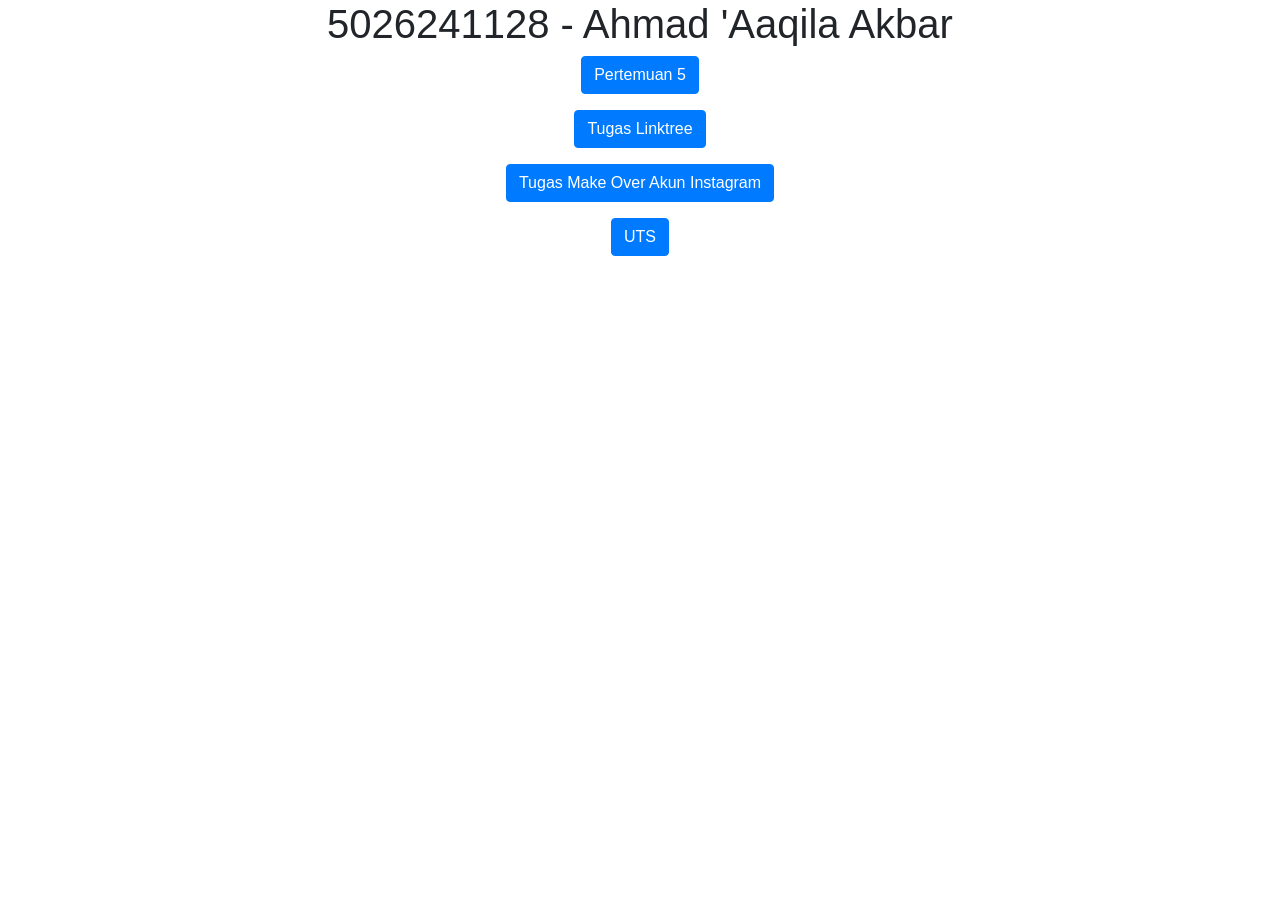
<file: index.html>
<!DOCTYPE html>
<html lang="en">

<head>
    <title>5026241128</title>
    <meta charset="utf-8">
    <meta name="viewport" content="width=device-width, initial-scale=1">
    <link rel="stylesheet" href="https://cdn.jsdelivr.net/npm/bootstrap@4.6.2/dist/css/bootstrap.min.css">
    <script src="https://cdn.jsdelivr.net/npm/jquery@3.7.1/dist/jquery.slim.min.js"></script>
    <script src="https://cdn.jsdelivr.net/npm/popper.js@1.16.1/dist/umd/popper.min.js"></script>
    <script src="https://cdn.jsdelivr.net/npm/bootstrap@4.6.2/dist/js/bootstrap.bundle.min.js"></script>
</head>

<body>
    <div class="container">
        <center>
            <h1>5026241128 - Ahmad 'Aaqila Akbar</h1>
            <p>
                <a href="pertemuan5.html" target="_blank" class="btn btn-primary">
                    Pertemuan 5
                </a>
            </p>
            <p>
                <a href="tugaslinktree.html" target="_blank" class="btn btn-primary">
                    Tugas Linktree
                </a>
            </p>
            <p>
                <a href="tugasakuninstagram.html" target="_blank" class="btn btn-primary">
                    Tugas Make Over Akun Instagram
                </a>
            </p>
            <p>
                <a href="5026241128_aqil.html" target="_blank" class="btn btn-primary">
                    UTS
                </a>
            </p>
        </center>
    </div>
</body>

</html>
</file>
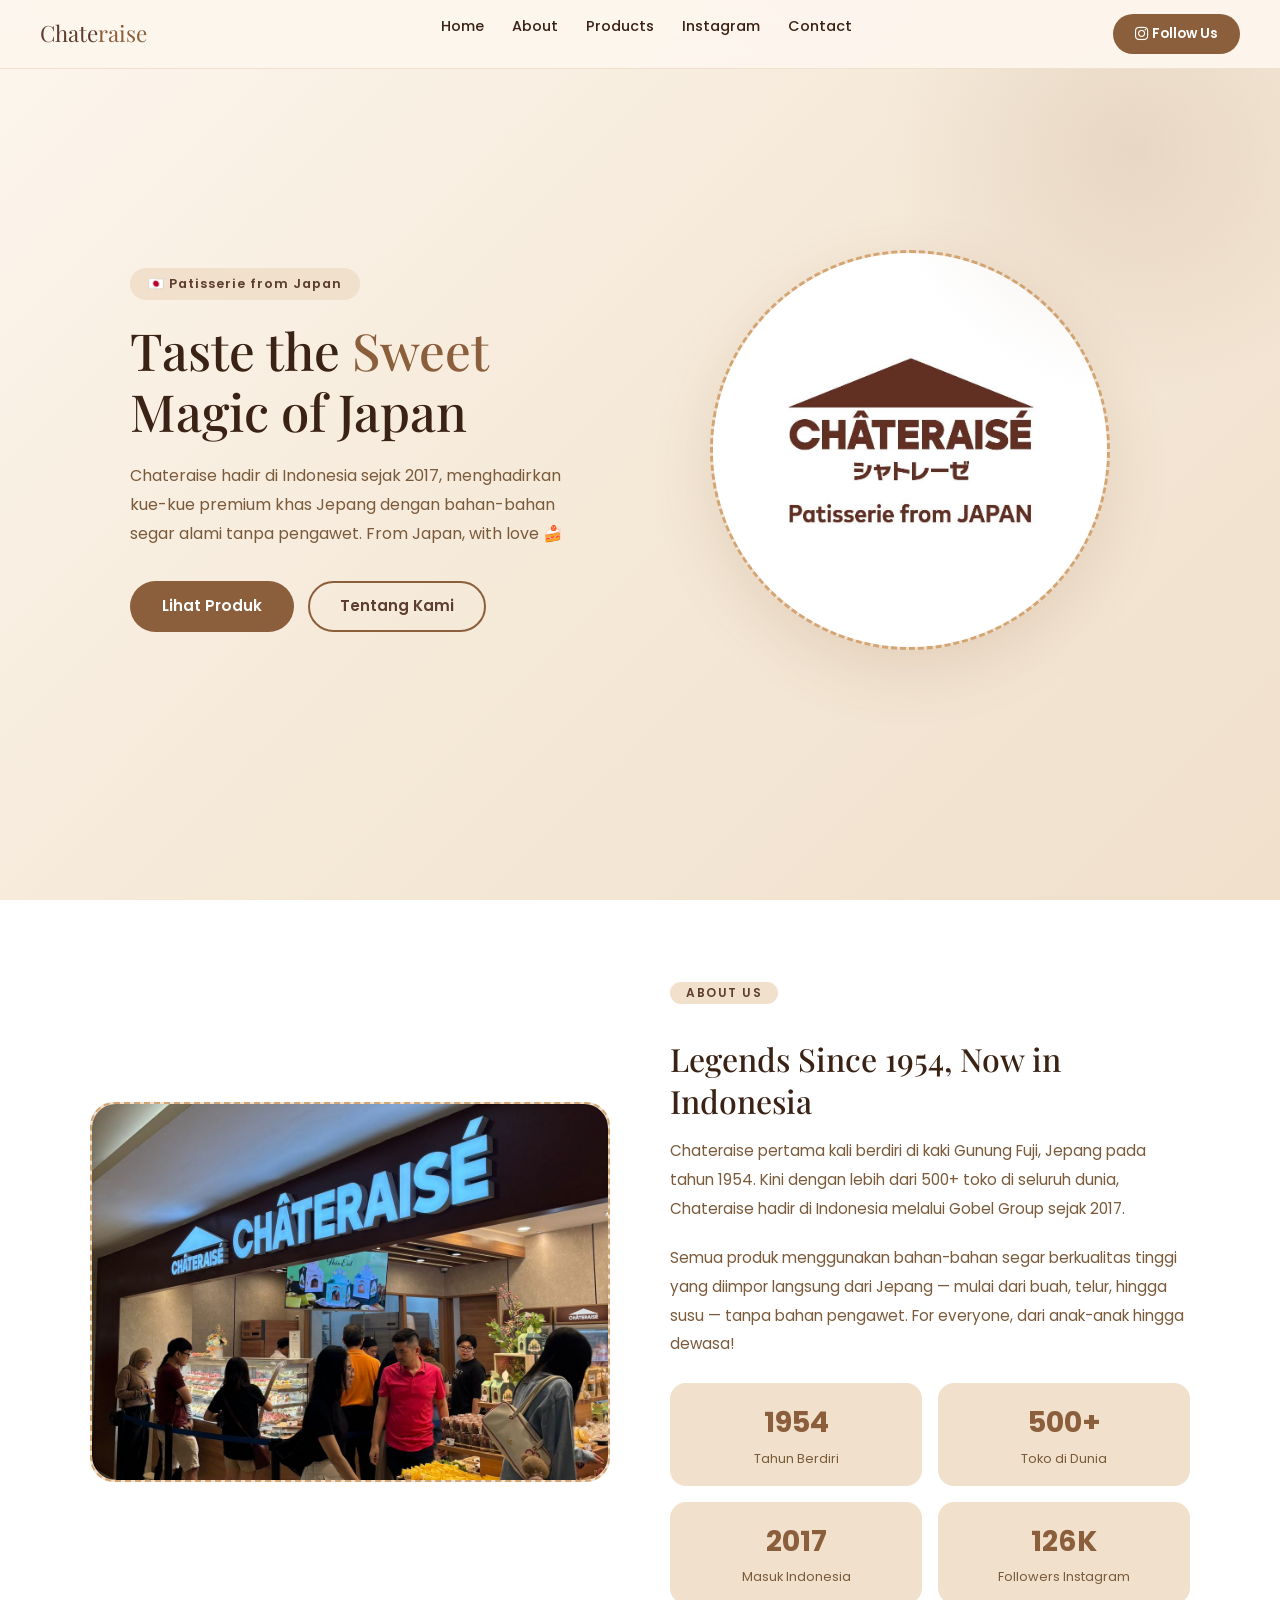
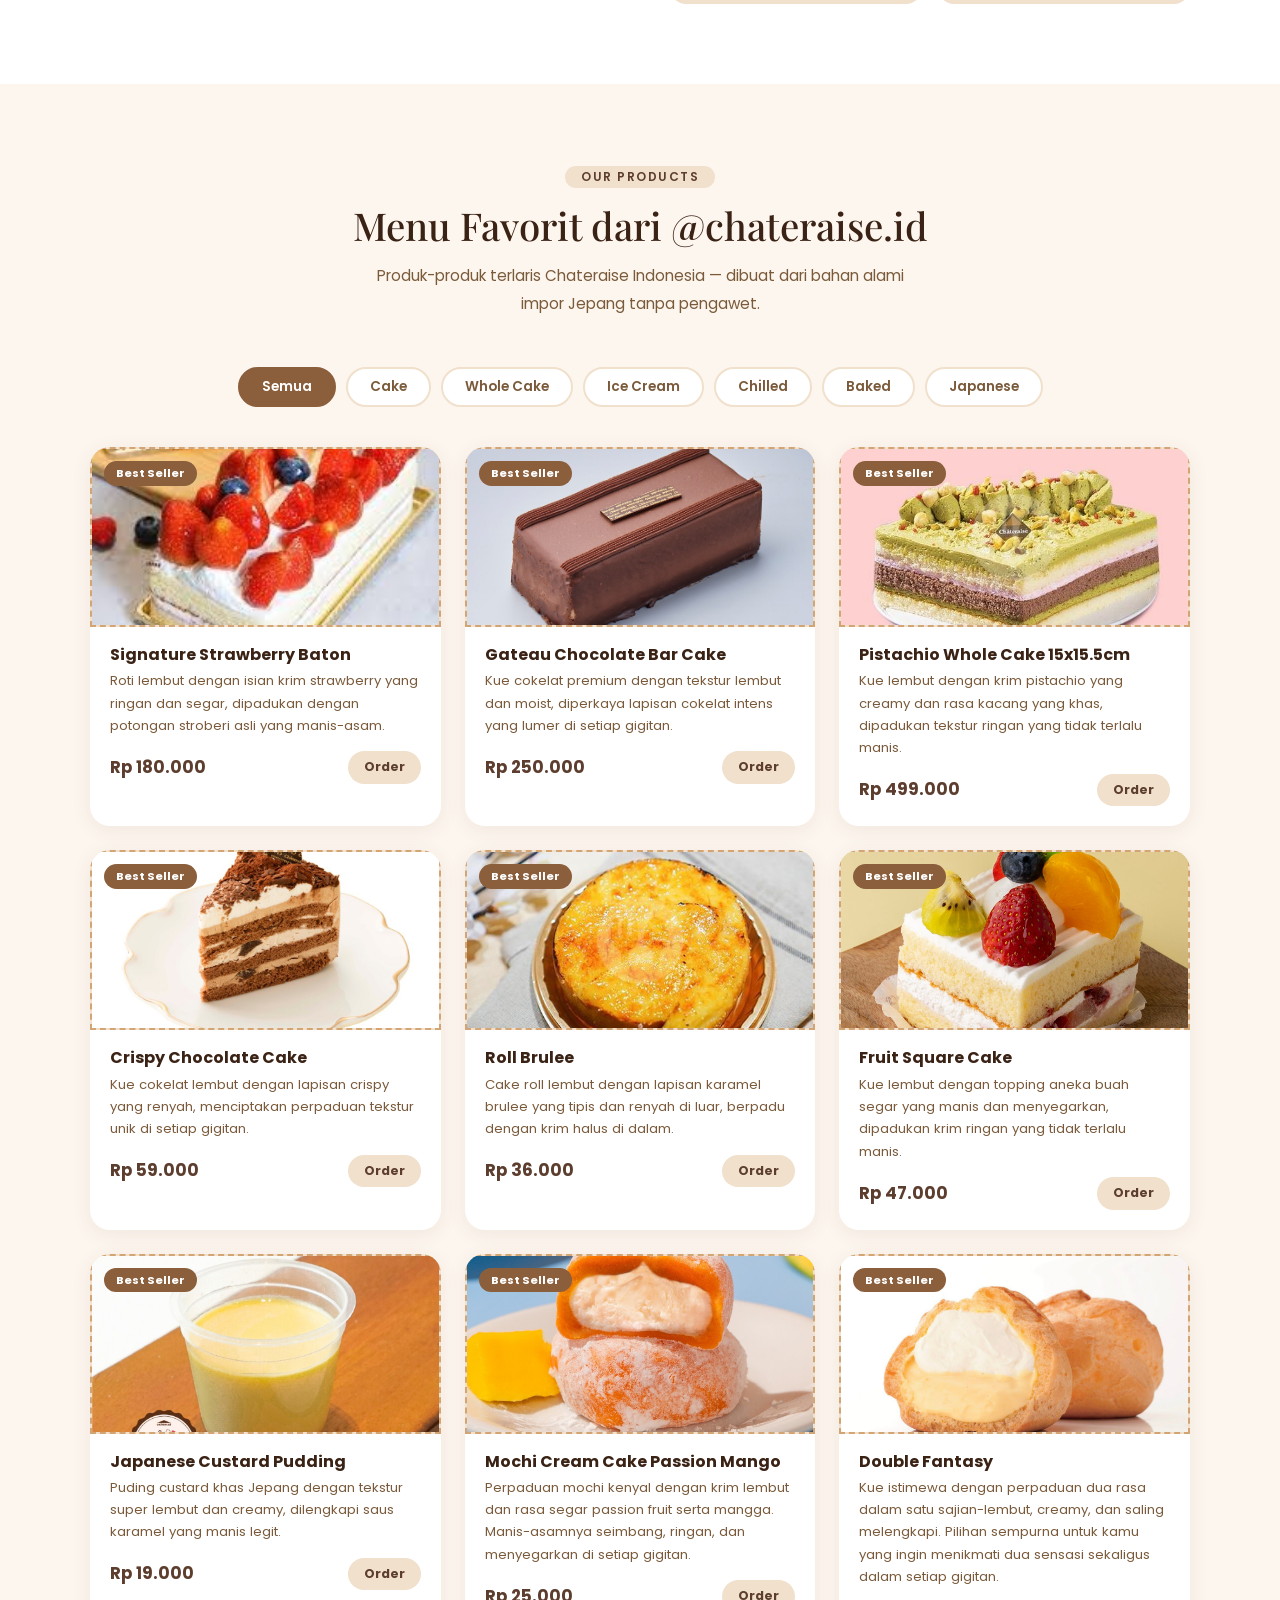
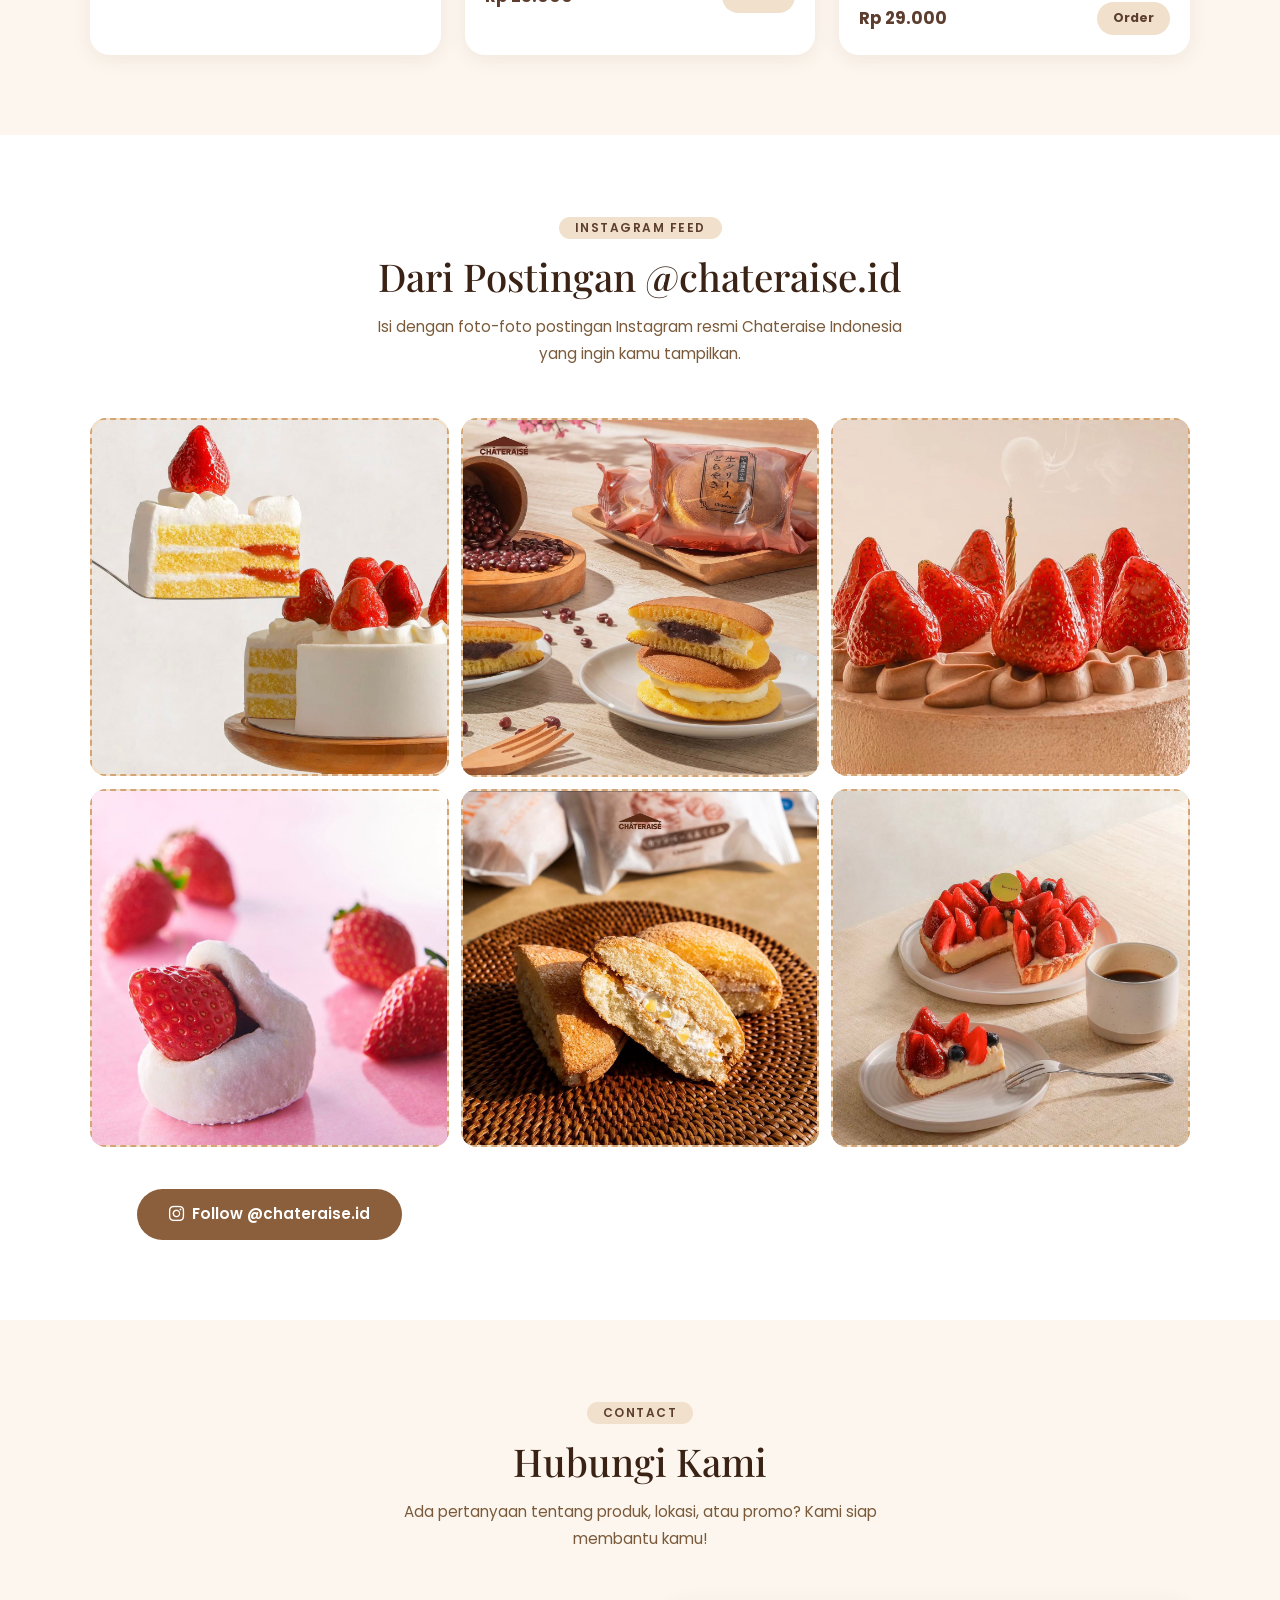
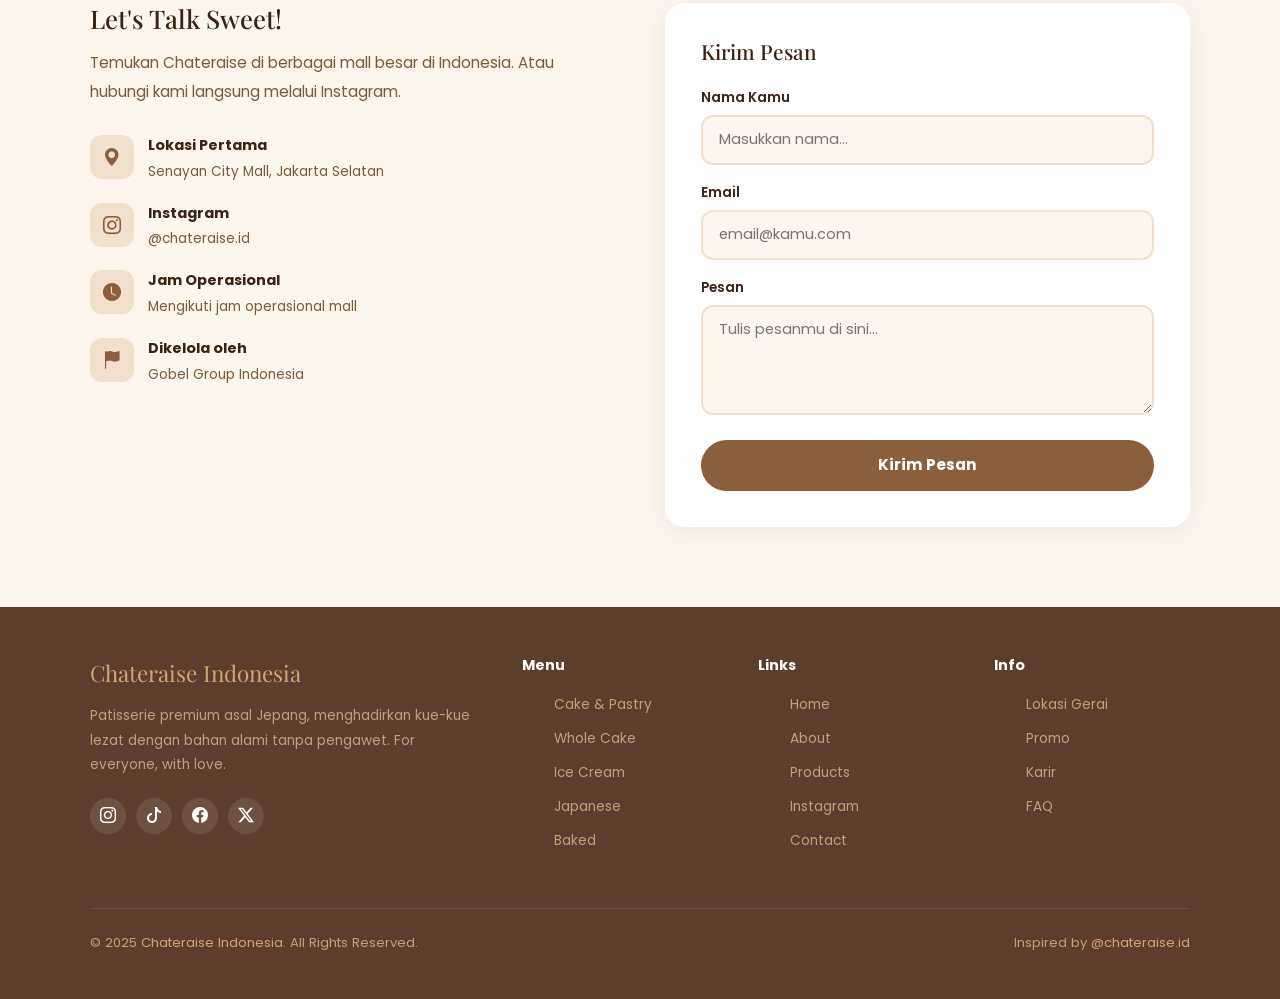
<file: tugasakuninstagram.html>
<!doctype html>
<html lang="id">

  <head>
  <meta charset="UTF-8" />
  <meta name="viewport" content="width=device-width, initial-scale=1.0" />
  <title>Chateraise Indonesia - Patisserie from Japan 🇯🇵</title>
  <meta name="description" content="Chateraise Indonesia - Patisserie premium dari Jepang" />
  <meta name="keywords" content="chateraise, kue, patisserie, jepang, indonesia" />

  <!-- Favicons -->
  <link href="assets/img/favicon.png" rel="icon" />
  <link href="assets/img/apple-touch-icon.png" rel="apple-touch-icon" />

  <!-- Fonts -->
  <link href="https://fonts.googleapis.com" rel="preconnect" />
  <link href="https://fonts.gstatic.com" rel="preconnect" crossorigin />
  <link href="https://fonts.googleapis.com/css2?family=Open+Sans:wght@300;400;600;700&family=Poppins:wght@300;400;500;600;700&family=Playfair+Display:ital,wght@0,600;1,500&display=swap" rel="stylesheet" />

  <!-- Vendor CSS Files -->
  <link href="assets/vendor/bootstrap/css/bootstrap.min.css" rel="stylesheet" />
  <link href="assets/vendor/bootstrap-icons/bootstrap-icons.css" rel="stylesheet" />
  <link href="assets/vendor/aos/aos.css" rel="stylesheet" />
  <link href="assets/vendor/glightbox/css/glightbox.min.css" rel="stylesheet" />
  <link href="assets/vendor/swiper/swiper-bundle.min.css" rel="stylesheet" />

  <!-- Main CSS File -->
  <link href="assets/css/mainig.css" rel="stylesheet" />
</head>

  <body>
    <!-- NAVBAR -->
    <nav>
      <a href="#hero" class="nav-logo">Chate<span>raise</span></a>
      <ul class="nav-links">
        <li><a href="#hero">Home</a></li>
        <li><a href="#about">About</a></li>
        <li><a href="#products">Products</a></li>
        <li><a href="#instagram">Instagram</a></li>
        <li><a href="#contact">Contact</a></li>
      </ul>
      <a
        href="https://www.instagram.com/chateraise.id"
        target="_blank"
        class="nav-btn"
      >
        <i class="bi bi-instagram"></i> Follow Us
      </a>
    </nav>

    <!-- HERO -->
    <section id="hero">
      <div class="hero-inner">
        <div class="hero-text">
          <div class="hero-badge">🇯🇵 Patisserie from Japan</div>
          <h1>Taste the <span>Sweet</span> Magic of Japan</h1>
          <p>
            Chateraise hadir di Indonesia sejak 2017, menghadirkan kue-kue
            premium khas Jepang dengan bahan-bahan segar alami tanpa pengawet.
            From Japan, with love 🍰
          </p>
          <div class="hero-btns">
            <a href="#products" class="btn-primary">Lihat Produk</a>
            <a href="#about" class="btn-outline">Tentang Kami</a>
          </div>
        </div>
        <div class="hero-image">
          <div class="hero-img-placeholder">
            <img
              src="assets/img/chateraise.jpg"
              alt="Hero Image"
              style="
                width: 100%;
                height: 100%;
                object-fit: cover;
                border-radius: 50%;
              "
            />
          </div>
        </div>
      </div>
    </section>

    <!-- ABOUT -->
    <section id="about">
      <div class="section-inner">
        <div class="about-grid">
          <!-- Placeholder gambar about -->
          <div class="img-placeholder about-img-placeholder">
            <div class="about-img-wrapper">
              <img
                src="assets/img/tokoChateraise.jpeg"
                alt="Foto Toko Chateraise"
                class="about-img"
              />
            </div>
          </div>
          <div class="about-content">
            <div
              class="section-title"
              style="text-align: left; margin-bottom: 20px"
            >
              <div class="badge">About Us</div>
            </div>
            <h2>Legends Since 1954, Now in Indonesia</h2>
            <p>
              Chateraise pertama kali berdiri di kaki Gunung Fuji, Jepang pada
              tahun 1954. Kini dengan lebih dari 500+ toko di seluruh dunia,
              Chateraise hadir di Indonesia melalui Gobel Group sejak 2017.
            </p>
            <p>
              Semua produk menggunakan bahan-bahan segar berkualitas tinggi yang
              diimpor langsung dari Jepang — mulai dari buah, telur, hingga susu
              — tanpa bahan pengawet. For everyone, dari anak-anak hingga
              dewasa!
            </p>
            <div class="about-facts">
              <div class="fact-card">
                <div class="number">1954</div>
                <div class="label">Tahun Berdiri</div>
              </div>
              <div class="fact-card">
                <div class="number">500+</div>
                <div class="label">Toko di Dunia</div>
              </div>
              <div class="fact-card">
                <div class="number">2017</div>
                <div class="label">Masuk Indonesia</div>
              </div>
              <div class="fact-card">
                <div class="number">126K</div>
                <div class="label">Followers Instagram</div>
              </div>
            </div>
          </div>
        </div>
      </div>
    </section>

    <!-- PRODUCTS -->
    <section id="products">
      <div class="section-inner">
        <div class="section-title">
          <div class="badge">Our Products</div>
          <h2>Menu Favorit dari @chateraise.id</h2>
          <p>
            Produk-produk terlaris Chateraise Indonesia — dibuat dari bahan
            alami impor Jepang tanpa pengawet.
          </p>
        </div>

        <div class="filter-tabs">
          <button class="filter-tab active">Semua</button>
          <button class="filter-tab">Cake</button>
          <button class="filter-tab">Whole Cake</button>
          <button class="filter-tab">Ice Cream</button>
          <button class="filter-tab">Chilled</button>
          <button class="filter-tab">Baked</button>
          <button class="filter-tab">Japanese</button>
        </div>

        <div class="products-grid">
          <!-- 1 -->
          <div class="product-card">
            <div class="img-placeholder product-img-placeholder">
              <span class="product-tag">Best Seller</span>
              <img
                src="assets/img/signatureStrawberryBaton.jpg"
                alt="Signature Strawberry Baton"
                class="product-img"
              />
            </div>
            <div class="product-body">
              <h3>Signature Strawberry Baton</h3>
              <p>
                Roti lembut dengan isian krim strawberry yang ringan dan segar, dipadukan dengan potongan stroberi asli yang manis-asam.
              </p>
              <div class="product-footer">
                <span class="product-price">Rp 180.000</span>
                <button class="product-btn">Order</button>
              </div>
            </div>
          </div>

          <!-- 2 -->
          <div class="product-card">
            <div class="img-placeholder product-img-placeholder">
              <span class="product-tag">Best Seller</span>
              <img
                src="assets/img/GateauChocolateBarCake.jpg"
                alt="Gateau Chocolate Bar Cake"
                class="product-img"
              />
            </div>
            <div class="product-body">
              <h3>Gateau Chocolate Bar Cake</h3>
              <p>
                Kue cokelat premium dengan tekstur lembut dan moist, diperkaya lapisan cokelat intens yang lumer di setiap gigitan.
              </p>
              <div class="product-footer">
                <span class="product-price">Rp 250.000</span>
                <button class="product-btn">Order</button>
              </div>
            </div>
          </div>

          <!-- 3 -->
          <div class="product-card">
            <div class="img-placeholder product-img-placeholder">
              <span class="product-tag">Best Seller</span>
              <img
                src="assets/img/PistachioWholeCake.jpg"
                alt="Pistachio Whole Cake 15x15.5cm"
                class="product-img"
              />
            </div>
            <div class="product-body">
              <h3>Pistachio Whole Cake 15x15.5cm</h3>
              <p>
                Kue lembut dengan krim pistachio yang creamy dan rasa kacang yang khas, dipadukan tekstur ringan yang tidak terlalu manis.
              </p>
              <div class="product-footer">
                <span class="product-price">Rp 499.000</span>
                <button class="product-btn">Order</button>
              </div>
            </div>
          </div>

          <!-- 4 -->
          <div class="product-card">
            <div class="img-placeholder product-img-placeholder">
              <span class="product-tag">Best Seller</span>
              <img
                src="assets/img/Crispy Chocolate Cake.jpeg"
                alt="Crispy Chocolate Cake"
                class="product-img"
              />
            </div>
            <div class="product-body">
              <h3>Crispy Chocolate Cake</h3>
              <p>
                Kue cokelat lembut dengan lapisan crispy yang renyah, menciptakan perpaduan tekstur unik di setiap gigitan.
              </p>
              <div class="product-footer">
                <span class="product-price">Rp 59.000</span>
                <button class="product-btn">Order</button>
              </div>
            </div>
          </div>

          <!-- 5 -->
          <div class="product-card">
            <div class="img-placeholder product-img-placeholder">
              <span class="product-tag">Best Seller</span>
              <img
                src="assets/img/Roll Brulee.jpeg"
                alt="Roll Brulee"
                class="product-img"
              />
            </div>
            <div class="product-body">
              <h3>Roll Brulee</h3>
              <p>
                Cake roll lembut dengan lapisan karamel brulee yang tipis dan renyah di luar, berpadu dengan krim halus di dalam.
              </p>
              <div class="product-footer">
                <span class="product-price">Rp 36.000</span>
                <button class="product-btn">Order</button>
              </div>
            </div>
          </div>

          <!-- 6 -->
          <div class="product-card">
            <div class="img-placeholder product-img-placeholder">
              <span class="product-tag">Best Seller</span>
              <img
                src="assets/img/Fruit Square Cake.jpeg"
                alt="Fruit Square Cake"
                class="product-img"
              />
            </div>
            <div class="product-body">
              <h3>Fruit Square Cake</h3>
              <p>
                Kue lembut dengan topping aneka buah segar yang manis dan menyegarkan, dipadukan krim ringan yang tidak terlalu manis.
              </p>
              <div class="product-footer">
                <span class="product-price">Rp 47.000</span>
                <button class="product-btn">Order</button>
              </div>
            </div>
          </div>

          <!-- 7 -->
          <div class="product-card">
            <div class="img-placeholder product-img-placeholder">
              <span class="product-tag">Best Seller</span>
              <img
                src="assets/img/Japanese Custard Pudding.jpeg"
                alt="Japanese Custard Pudding"
                class="product-img"
              />
            </div>
            <div class="product-body">
              <h3>Japanese Custard Pudding</h3>
              <p>
                Puding custard khas Jepang dengan tekstur super lembut dan creamy, dilengkapi saus karamel yang manis legit.
              </p>
              <div class="product-footer">
                <span class="product-price">Rp 19.000</span>
                <button class="product-btn">Order</button>
              </div>
            </div>
          </div>

          <!-- 8 -->
          <div class="product-card">
            <div class="img-placeholder product-img-placeholder">
              <span class="product-tag">Best Seller</span>
              <img
                src="assets/img/Mochi Cream Cake Passion Mango.jpeg"
                alt="Mochi Cream Cake Passion Mango"
                class="product-img"
              />
            </div>
            <div class="product-body">
              <h3>Mochi Cream Cake Passion Mango</h3>
              <p>
                Perpaduan mochi kenyal dengan krim lembut dan rasa segar passion fruit serta mangga. Manis-asamnya seimbang, ringan, dan menyegarkan di setiap gigitan.
              </p>
              <div class="product-footer">
                <span class="product-price">Rp 25.000</span>
                <button class="product-btn">Order</button>
              </div>
            </div>
          </div>

          <!-- 9 -->
          <div class="product-card">
            <div class="img-placeholder product-img-placeholder">
              <span class="product-tag">Best Seller</span>
              <img
                src="assets/img/Double Fantasy.jpeg"
                alt="Double Fantasy"
                class="product-img"
              />
            </div>
            <div class="product-body">
              <h3>Double Fantasy</h3>
              <p>
                Kue istimewa dengan perpaduan dua rasa dalam satu sajian-lembut, creamy, dan saling melengkapi. Pilihan sempurna untuk kamu yang ingin menikmati dua sensasi sekaligus dalam setiap gigitan.
              </p>
              <div class="product-footer">
                <span class="product-price">Rp 29.000</span>
                <button class="product-btn">Order</button>
              </div>
            </div>
          </div>
        </div>
      </div>
    </section>

    <!-- INSTAGRAM FEED -->
    <section id="instagram">
      <div class="section-inner">
        <div class="section-title">
          <div class="badge">Instagram Feed</div>
          <h2>Dari Postingan @chateraise.id</h2>
          <p>
            Isi dengan foto-foto postingan Instagram resmi Chateraise Indonesia
            yang ingin kamu tampilkan.
          </p>
        </div>

        <div class="ig-grid">
          <div class="ig-post">
            <div class="ig-post-placeholder">
             <div class="ig-post">
                <a href="https://www.instagram.com/p/DXisktQCdO_/" target="_blank" class="ig-link">
                  <img
                    src="assets/img/fotoig1.jpeg"
                    alt="Instagram Post"
                    class="ig-img"
                  />

                  <div class="ig-post-overlay">
                    <span class="ig-likes">❤️ 120 Likes</span>
                    <span class="ig-caption">
                      Dessert favorit yang wajib kamu coba!
                    </span>
                  </div>

                </a>
              </div>
            </div>
          </div>
          <div class="ig-post">
            <div class="ig-post-placeholder">
                <a href="https://www.instagram.com/p/C1vuqlnShbz/" target="_blank" class="ig-link">
                  <img
                    src="assets/img/fotoig3.jpeg"
                    alt="Instagram Post"
                    class="ig-img"
                  />

                  <div class="ig-post-overlay">
                    <span class="ig-likes">❤️ 120 Likes</span>
                    <span class="ig-caption">
                      Dessert favorit yang wajib kamu coba!
                    </span>
                  </div>
                </a>
            </div>  
          </div>
          <div class="ig-post">
            <div class="ig-post-placeholder">
                <a href="https://www.instagram.com/p/DXx81PXiaYx/?img_index=2" target="_blank" class="ig-link">
                  <img
                    src="assets/img/fotoig2.jpeg"
                    alt="Instagram Post"
                    class="ig-img"
                  />

                  <div class="ig-post-overlay">
                    <span class="ig-likes">❤️ 120 Likes</span>
                    <span class="ig-caption">
                      Dessert favorit yang wajib kamu coba!
                    </span>
                  </div>
                </a>
            </div>  
          </div>
          <div class="ig-post">
            <div class="ig-post-placeholder">
                <a href="https://www.instagram.com/p/DMkLFC9N5KJ/" target="_blank" class="ig-link">
                  <img
                    src="assets/img/fotoig4.jpeg"
                    alt="Instagram Post"
                    class="ig-img"
                  />

                  <div class="ig-post-overlay">
                    <span class="ig-likes">❤️ 120 Likes</span>
                    <span class="ig-caption">
                      Dessert favorit yang wajib kamu coba!
                    </span>
                  </div>
                </a>
            </div>    
          </div>
          <div class="ig-post">
            <div class="ig-post-placeholder">
                <a href="https://www.instagram.com/p/C8a_DYXJ2sr/" target="_blank" class="ig-link">
                  <img
                    src="assets/img/fotoig5.jpeg"
                    alt="Instagram Post"
                    class="ig-img"
                  />

                  <div class="ig-post-overlay">
                    <span class="ig-likes">❤️ 120 Likes</span>
                    <span class="ig-caption">
                      Dessert favorit yang wajib kamu coba!
                    </span>
                  </div>
                </a>
            </div>    
          </div>
          <div class="ig-post">
            <div class="ig-post-placeholder">
                <a href="https://www.instagram.com/p/DW0z4eJieW_/" target="_blank" class="ig-link">
                  <img
                    src="assets/img/fotoig6.jpeg"
                    alt="Instagram Post"
                    class="ig-img"
                  />

                  <div class="ig-post-overlay">
                    <span class="ig-likes">❤️ 120 Likes</span>
                    <span class="ig-caption">
                      Dessert favorit yang wajib kamu coba!
                    </span>
                  </div>
                </a>
            </div>    
          </div>

        <div class="ig-follow">
          <a
            href="https://www.instagram.com/chateraise.id"
            target="_blank"
            class="btn-primary"
          >
            <i class="bi bi-instagram"></i> &nbsp;Follow @chateraise.id
          </a>
        </div>
      </div>
    </section>

    <!-- CONTACT -->
    <section id="contact">
      <div class="section-inner">
        <div class="section-title">
          <div class="badge">Contact</div>
          <h2>Hubungi Kami</h2>
          <p>
            Ada pertanyaan tentang produk, lokasi, atau promo? Kami siap
            membantu kamu!
          </p>
        </div>

        <div class="contact-grid">
          <div class="contact-info">
            <h3>Let's Talk Sweet!</h3>
            <p>
              Temukan Chateraise di berbagai mall besar di Indonesia. Atau
              hubungi kami langsung melalui Instagram.
            </p>
            <div class="contact-item">
              <div class="contact-icon"><i class="bi bi-geo-alt-fill"></i></div>
              <div class="contact-text">
                <strong>Lokasi Pertama</strong>
                <span>Senayan City Mall, Jakarta Selatan</span>
              </div>
            </div>
            <div class="contact-item">
              <div class="contact-icon"><i class="bi bi-instagram"></i></div>
              <div class="contact-text">
                <strong>Instagram</strong>
                <span>@chateraise.id</span>
              </div>
            </div>
            <div class="contact-item">
              <div class="contact-icon"><i class="bi bi-clock-fill"></i></div>
              <div class="contact-text">
                <strong>Jam Operasional</strong>
                <span>Mengikuti jam operasional mall</span>
              </div>
            </div>
            <div class="contact-item">
              <div class="contact-icon"><i class="bi bi-flag-fill"></i></div>
              <div class="contact-text">
                <strong>Dikelola oleh</strong>
                <span>Gobel Group Indonesia</span>
              </div>
            </div>
          </div>

          <div class="contact-form">
            <h3>Kirim Pesan</h3>
            <div class="form-group">
              <label>Nama Kamu</label>
              <input type="text" placeholder="Masukkan nama..." />
            </div>
            <div class="form-group">
              <label>Email</label>
              <input type="email" placeholder="email@kamu.com" />
            </div>
            <div class="form-group">
              <label>Pesan</label>
              <textarea placeholder="Tulis pesanmu di sini..."></textarea>
            </div>
            <button class="form-submit">Kirim Pesan</button>
          </div>
        </div>
      </div>
    </section>

    <!-- FOOTER -->
    <footer>
      <div class="footer-inner">
        <div class="footer-top">
          <div class="footer-brand">
            <div class="logo">Chateraise Indonesia</div>
            <p>
              Patisserie premium asal Jepang, menghadirkan kue-kue lezat dengan
              bahan alami tanpa pengawet. For everyone, with love.
            </p>
            <div class="social-links">
              <a
                href="https://www.instagram.com/chateraise.id"
                target="_blank"
                class="social-link"
                ><i class="bi bi-instagram"></i
              ></a>
              <a href="#" class="social-link"><i class="bi bi-tiktok"></i></a>
              <a href="#" class="social-link"><i class="bi bi-facebook"></i></a>
              <a href="#" class="social-link"
                ><i class="bi bi-twitter-x"></i
              ></a>
            </div>
          </div>
          <div class="footer-col">
            <h4>Menu</h4>
            <ul>
              <li><a href="#">Cake & Pastry</a></li>
              <li><a href="#">Whole Cake</a></li>
              <li><a href="#">Ice Cream</a></li>
              <li><a href="#">Japanese</a></li>
              <li><a href="#">Baked</a></li>
            </ul>
          </div>
          <div class="footer-col">
            <h4>Links</h4>
            <ul>
              <li><a href="#hero">Home</a></li>
              <li><a href="#about">About</a></li>
              <li><a href="#products">Products</a></li>
              <li><a href="#instagram">Instagram</a></li>
              <li><a href="#contact">Contact</a></li>
            </ul>
          </div>
          <div class="footer-col">
            <h4>Info</h4>
            <ul>
              <li><a href="#">Lokasi Gerai</a></li>
              <li><a href="#">Promo</a></li>
              <li><a href="#">Karir</a></li>
              <li><a href="#">FAQ</a></li>
            </ul>
          </div>
        </div>
        <div class="footer-bottom">
          <p>
            © 2025 <a href="#">Chateraise Indonesia</a>. All Rights Reserved.
          </p>
          <p>
            Inspired by
            <a href="https://www.instagram.com/chateraise.id" target="_blank"
              >@chateraise.id</a
            >
          </p>
        </div>
      </div>
    </footer>
  </body>
</html>
</file>
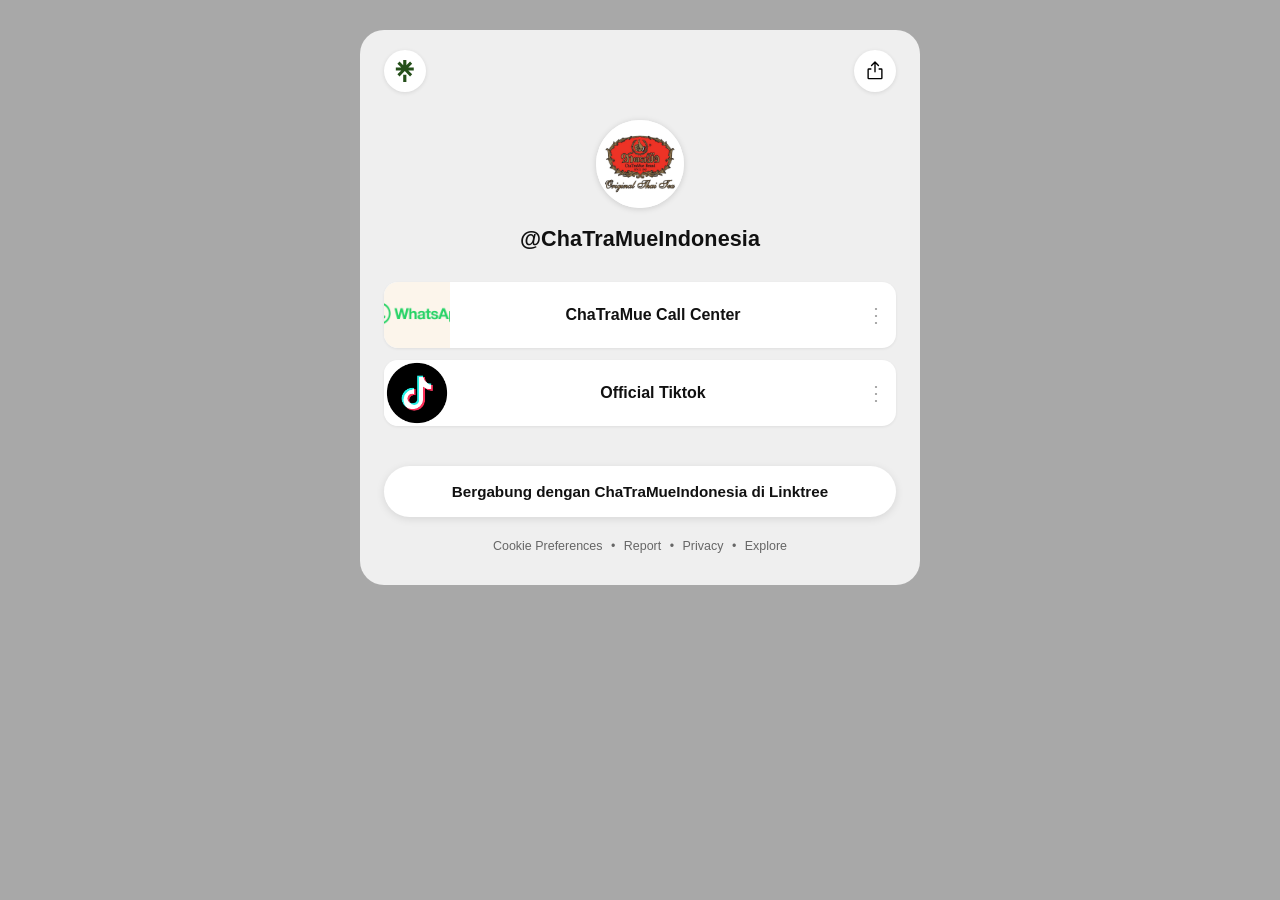
<file: tugaslinktree.html>
<!doctype html>
<html lang="id">
  <head>
    <meta charset="UTF-8" />
    <meta name="viewport" content="width=device-width, initial-scale=1.0" />
    <title>ChaTraMueIndonesia | Linktree</title>
    <style>
      * {
        margin: 0;
        padding: 0;
        box-sizing: border-box;
      }

      body {
        background-color: #a8a8a8;
        min-height: 100vh;
        display: flex;
        align-items: flex-start;
        justify-content: center;
        font-family:
          -apple-system, BlinkMacSystemFont, "Segoe UI", Roboto, sans-serif;
        padding: 30px 16px 60px;
      }

      .card {
        background: #efefef;
        border-radius: 24px;
        width: 100%;
        max-width: 560px;
        padding: 20px 24px 32px;
        position: relative;
      }

      /* Top bar */
      .topbar {
        display: flex;
        justify-content: space-between;
        align-items: center;
        margin-bottom: 28px;
      }

      .icon-btn {
        width: 42px;
        height: 42px;
        border-radius: 50%;
        background: #fff;
        border: none;
        cursor: pointer;
        display: flex;
        align-items: center;
        justify-content: center;
        box-shadow: 0 1px 4px rgba(0, 0, 0, 0.1);
      }

      .icon-btn svg {
        width: 18px;
        height: 18px;
      }

      /* Profile */
      .profile {
        display: flex;
        flex-direction: column;
        align-items: center;
        margin-bottom: 30px;
      }

      .avatar {
        width: 88px;
        height: 88px;
        border-radius: 50%;
        background: #fff;
        overflow: hidden;
        display: flex;
        align-items: center;
        justify-content: center;
        margin-bottom: 18px;
        box-shadow: 0 1px 6px rgba(0, 0, 0, 0.15);
      }

      .avatar img {
        width: 100%;
        height: 100%;
        object-fit: cover;
      }

      .username {
        font-size: 1.35rem;
        font-weight: 700;
        color: #111;
        letter-spacing: 0.1px;
      }

      /* Links */
      .links {
        display: flex;
        flex-direction: column;
        gap: 12px;
        margin-bottom: 40px;
      }

      .link-row {
        background: #fff;
        border-radius: 14px;
        display: flex;
        align-items: center;
        min-height: 66px;
        text-decoration: none;
        color: #111;
        overflow: hidden;
        box-shadow: 0 1px 3px rgba(0, 0, 0, 0.07);
        transition:
          transform 0.15s,
          box-shadow 0.15s;
        cursor: pointer;
      }

      .link-row:hover {
        transform: translateY(-1px);
        box-shadow: 0 4px 14px rgba(0, 0, 0, 0.12);
      }

      .link-thumb {
        width: 66px;
        height: 66px;
        flex-shrink: 0;
        display: flex;
        align-items: center;
        justify-content: center;
        background: #f5f5f5;
        border-radius: 14px 0 0 14px;
        overflow: hidden;
      }

      .link-label {
        flex: 1;
        text-align: center;
        font-size: 1rem;
        font-weight: 600;
        color: #111;
        padding: 0 10px;
      }

      .link-more {
        width: 40px;
        height: 40px;
        display: flex;
        align-items: center;
        justify-content: center;
        color: #aaa;
        font-size: 20px;
        flex-shrink: 0;
        letter-spacing: 0;
      }

      /* Join button */
      .join-btn {
        display: block;
        width: 100%;
        background: #fff;
        border: none;
        border-radius: 50px;
        padding: 17px 20px;
        text-align: center;
        font-size: 0.95rem;
        font-weight: 700;
        color: #111;
        cursor: pointer;
        text-decoration: none;
        box-shadow: 0 2px 8px rgba(0, 0, 0, 0.1);
        margin-bottom: 22px;
        transition: box-shadow 0.15s;
      }

      .join-btn:hover {
        box-shadow: 0 4px 18px rgba(0, 0, 0, 0.16);
      }

      /* Footer */
      .footer {
        text-align: center;
        font-size: 0.78rem;
        color: #666;
      }

      .footer a {
        color: #666;
        text-decoration: none;
      }

      .footer a:hover {
        text-decoration: underline;
      }

      .footer .dot {
        margin: 0 5px;
      }
    </style>
  </head>

  <body>
    <div class="card">
      <!-- Top bar -->
      <div class="topbar">
        <!-- Linktree asterisk star -->
        <button class="icon-btn">
          <img
            src="assets/img/linktree.svg"
            alt="Linktree"
            width="22"
            height="22"
            style="object-fit: contain"
          />
        </button>
        <!-- Share icon -->
        <button class="icon-btn">
          <img
            src="assets/img/share.svg"
            alt="Share"
            width="22"
            height="22"
            style="object-fit: contain"
          />
        </button>
      </div>

      <!-- Logo Chatramue -->
      <div class="profile">
        <div class="avatar">
          <img src="assets/img/ChaTraMue.jpg" alt="ChaTraMue Logo" />
        </div>
        <div class="username">@ChaTraMueIndonesia</div>
      </div>

      <!-- Links -->
      <div class="links">
        <!-- ChaTraMue Call Center -->
        <a class="link-row" href="https://wa.me/628001881000" target="_blank">
          <div class="link-thumb">
            <!-- WhatsApp icon -->
            <img
              src="assets/img/WA.png"
              width="66"
              height="66"
              style="object-fit: cover"
            />
          </div>
          <span class="link-label">ChaTraMue Call Center</span>
          <div class="link-more">⋮</div>
        </a>

        <!-- Official Tiktok -->
        <a
          class="link-row"
          href="https://www.tiktok.com/@chatramue.indonesia?is_from_webapp=1&sender_device=pc"
          target="_blank"
        >
          <div class="link-thumb">
            <img
              src="assets/img/tiktok.png"
              width="66"
              height="66"
              style="object-fit: cover"
            />
          </div>
          <span class="link-label">Official Tiktok</span>
          <div class="link-more">⋮</div>
        </a>
      </div>

      <!-- Join Linktree -->
      <a class="join-btn" href="https://linktr.ee" target="_blank">
        Bergabung dengan ChaTraMueIndonesia di Linktree
      </a>

      <!-- Footer -->
      <div class="footer">
        <a href="#">Cookie Preferences</a>
        <span class="dot">•</span>
        <a href="#">Report</a>
        <span class="dot">•</span>
        <a href="#">Privacy</a>
        <span class="dot">•</span>
        <a href="#">Explore</a>
      </div>
    </div>
  </body>
</html>
</file>
<file: assets/css/mainig.css>
:root {
        --brown-dark: #5c3d2e;
        --brown-main: #8b5e3c;
        --brown-mid: #b07d55;
        --brown-light: #d4a574;
        --brown-pale: #f0e0cc;
        --cream: #fdf6ee;
        --cream-dark: #f5e9d8;
        --white: #ffffff;
        --text: #3a2215;
        --muted: #7a5a3a;
        --radius: 16px;
      }

      * {
        margin: 0;
        padding: 0;
        box-sizing: border-box;
      }
      html {
        scroll-behavior: smooth;
      }

      body {
        font-family: "Poppins", sans-serif;
        background: var(--cream);
        color: var(--text);
      }

      /* ══════════════════════════════
       NAVBAR
    ══════════════════════════════ */
      nav {
        position: fixed;
        top: 0;
        left: 0;
        right: 0;
        z-index: 999;
        background: rgba(253, 246, 238, 0.95);
        backdrop-filter: blur(12px);
        border-bottom: 1px solid var(--brown-pale);
        display: flex;
        align-items: center;
        justify-content: space-between;
        padding: 14px 40px;
      }

      .nav-logo {
        font-family: "Playfair Display", serif;
        font-size: 1.4rem;
        color: var(--brown-dark);
        text-decoration: none;
      }

      .nav-logo span {
        color: var(--brown-main);
      }

      .nav-links {
        display: flex;
        gap: 28px;
        list-style: none;
      }

      .nav-links a {
        text-decoration: none;
        color: var(--text);
        font-size: 0.9rem;
        font-weight: 500;
        transition: color 0.2s;
      }

      .nav-links a:hover {
        color: var(--brown-main);
      }

      .nav-btn {
        background: var(--brown-main);
        color: #fff;
        border: none;
        border-radius: 50px;
        padding: 10px 22px;
        font-size: 0.85rem;
        font-weight: 600;
        cursor: pointer;
        text-decoration: none;
        transition: background 0.2s;
      }

      .nav-btn:hover {
        background: var(--brown-dark);
      }

      /* ══════════════════════════════
       HERO
    ══════════════════════════════ */
      #hero {
        min-height: 100vh;
        padding-top: 80px;
        display: flex;
        align-items: center;
        background: linear-gradient(
          135deg,
          var(--cream) 0%,
          var(--cream-dark) 50%,
          var(--brown-pale) 100%
        );
        position: relative;
        overflow: hidden;
      }

      #hero::before {
        content: "";
        position: absolute;
        width: 500px;
        height: 500px;
        border-radius: 50%;
        background: radial-gradient(
          circle,
          rgba(139, 94, 60, 0.12),
          transparent 70%
        );
        top: -100px;
        right: -100px;
      }

      .hero-inner {
        max-width: 1100px;
        margin: 0 auto;
        padding: 60px 40px;
        display: flex;
        align-items: center;
        gap: 60px;
        flex-wrap: wrap;
      }

      .hero-text {
        flex: 1;
        min-width: 280px;
      }

      .hero-badge {
        display: inline-block;
        background: var(--brown-pale);
        color: var(--brown-dark);
        border-radius: 50px;
        padding: 6px 18px;
        font-size: 0.8rem;
        font-weight: 600;
        margin-bottom: 20px;
        letter-spacing: 1px;
      }

      .hero-text h1 {
        font-family: "Playfair Display", serif;
        font-size: clamp(2rem, 5vw, 3.2rem);
        line-height: 1.2;
        color: var(--text);
        margin-bottom: 20px;
      }

      .hero-text h1 span {
        color: var(--brown-main);
      }

      .hero-text p {
        font-size: 1rem;
        color: var(--muted);
        line-height: 1.8;
        margin-bottom: 32px;
        max-width: 460px;
      }

      .hero-btns {
        display: flex;
        gap: 14px;
        flex-wrap: wrap;
      }

      .btn-primary {
        background: var(--brown-main);
        color: #fff;
        border: none;
        border-radius: 50px;
        padding: 14px 32px;
        font-size: 0.95rem;
        font-weight: 600;
        cursor: pointer;
        text-decoration: none;
        transition:
          background 0.2s,
          transform 0.2s;
        display: inline-block;
      }

      .btn-primary:hover {
        background: var(--brown-dark);
        transform: translateY(-2px);
      }

      .btn-outline {
        background: transparent;
        color: var(--brown-dark);
        border: 2px solid var(--brown-main);
        border-radius: 50px;
        padding: 12px 30px;
        font-size: 0.95rem;
        font-weight: 600;
        cursor: pointer;
        text-decoration: none;
        transition: all 0.2s;
        display: inline-block;
      }

      .btn-outline:hover {
        background: var(--brown-main);
        color: #fff;
      }

      /* Hero placeholder image */
      .hero-image {
        flex: 1;
        min-width: 280px;
        display: flex;
        justify-content: center;
      }

      .hero-img-placeholder {
        width: 400px;
        height: 400px;
        border-radius: 50%;
        background: var(--brown-pale);
        border: 3px dashed var(--brown-light);
        display: flex;
        flex-direction: column;
        align-items: center;
        justify-content: center;
        gap: 12px;
        box-shadow: 0 20px 60px rgba(139, 94, 60, 0.15);
      }

      .hero-img-placeholder i {
        font-size: 64px;
        color: var(--brown-light);
      }

      .hero-img-placeholder span {
        font-size: 0.8rem;
        color: var(--brown-light);
        font-weight: 500;
        text-align: center;
      }

      /* ══════════════════════════════
       SECTION COMMON
    ══════════════════════════════ */
      section {
        padding: 80px 40px;
      }
      .section-inner {
        max-width: 1100px;
        margin: 0 auto;
      }

      .section-title {
        text-align: center;
        margin-bottom: 50px;
      }

      .section-title .badge {
        display: inline-block;
        background: var(--brown-pale);
        color: var(--brown-dark);
        border-radius: 50px;
        padding: 5px 16px;
        font-size: 0.75rem;
        font-weight: 600;
        letter-spacing: 1.5px;
        text-transform: uppercase;
        margin-bottom: 14px;
      }

      .section-title h2 {
        font-family: "Playfair Display", serif;
        font-size: clamp(1.6rem, 4vw, 2.4rem);
        color: var(--text);
        margin-bottom: 14px;
      }

      .section-title p {
        color: var(--muted);
        font-size: 0.95rem;
        max-width: 560px;
        margin: 0 auto;
        line-height: 1.8;
      }

      /* Placeholder box reusable */
      .img-placeholder {
        background: var(--brown-pale);
        border: 2px dashed var(--brown-light);
        border-radius: var(--radius);
        display: flex;
        flex-direction: column;
        align-items: center;
        justify-content: center;
        gap: 8px;
        color: var(--brown-light);
        font-size: 0.8rem;
        font-weight: 500;
      }

      .img-placeholder i {
        font-size: 32px;
      }

      /* ══════════════════════════════
       ABOUT
    ══════════════════════════════ */
      #about {
        background: var(--white);
      }

      .about-grid {
        display: grid;
        grid-template-columns: 1fr 1fr;
        gap: 60px;
        align-items: center;
      }

      .about-img-placeholder {
        height: 380px;
        border-radius: 24px;
      }

      .about-img-wrapper {
        width: 100%;
        height: 380px;
        border-radius: 24px;
        overflow: hidden;
      }

        .about-img {
        width: 100%;
        height: 100%;
        object-fit: cover;
    }

      .about-content h2 {
        font-family: "Playfair Display", serif;
        font-size: 2rem;
        margin-bottom: 16px;
        line-height: 1.3;
        color: var(--text);
      }

      .about-content p {
        color: var(--muted);
        line-height: 1.9;
        margin-bottom: 20px;
        font-size: 0.95rem;
      }

      .about-facts {
        display: grid;
        grid-template-columns: 1fr 1fr;
        gap: 16px;
        margin-top: 24px;
      }

      .fact-card {
        background: var(--brown-pale);
        border-radius: var(--radius);
        padding: 18px;
        text-align: center;
      }

      .fact-card .number {
        font-size: 1.8rem;
        font-weight: 700;
        color: var(--brown-main);
      }

      .fact-card .label {
        font-size: 0.8rem;
        color: var(--muted);
        margin-top: 4px;
      }

      /* ══════════════════════════════
       PRODUCTS
    ══════════════════════════════ */
      #products {
        background: var(--cream);
      }

      .filter-tabs {
        display: flex;
        gap: 10px;
        justify-content: center;
        flex-wrap: wrap;
        margin-bottom: 40px;
      }

      .filter-tab {
        background: var(--white);
        border: 2px solid var(--brown-pale);
        border-radius: 50px;
        padding: 8px 22px;
        font-size: 0.85rem;
        font-weight: 600;
        color: var(--muted);
        cursor: pointer;
        transition: all 0.2s;
        font-family: "Poppins", sans-serif;
      }

      .filter-tab.active,
      .filter-tab:hover {
        background: var(--brown-main);
        border-color: var(--brown-main);
        color: #fff;
      }

      .products-grid {
        display: grid;
        grid-template-columns: repeat(auto-fill, minmax(260px, 1fr));
        gap: 24px;
      }

      .product-card {
        background: var(--white);
        border-radius: 20px;
        overflow: hidden;
        box-shadow: 0 4px 20px rgba(92, 61, 46, 0.08);
        transition:
          transform 0.25s,
          box-shadow 0.25s;
      }

      .product-card:hover {
        transform: translateY(-6px);
        box-shadow: 0 12px 36px rgba(139, 94, 60, 0.18);
      }

      .product-img-placeholder {
        height: 180px;
        border-radius: 0;
        position: relative;
      }

        .product-img {
        width: 100%;
        height: 100%;
        object-fit: cover;
        display: block;
    }

      .product-tag {
        position: absolute;
        top: 12px;
        left: 12px;
        background: var(--brown-main);
        color: #fff;
        border-radius: 50px;
        padding: 4px 12px;
        font-size: 0.7rem;
        font-weight: 700;
        z-index: 1;
      }

      .product-body {
        padding: 18px 20px 20px;
      }

      .product-body h3 {
        font-size: 1rem;
        font-weight: 700;
        margin-bottom: 6px;
        color: var(--text);
      }

      .product-body p {
        font-size: 0.82rem;
        color: var(--muted);
        line-height: 1.7;
        margin-bottom: 14px;
      }

      .product-footer {
        display: flex;
        align-items: center;
        justify-content: space-between;
      }

      .product-price {
        font-size: 1.05rem;
        font-weight: 700;
        color: var(--brown-dark);
      }

      .product-btn {
        background: var(--brown-pale);
        color: var(--brown-dark);
        border: none;
        border-radius: 50px;
        padding: 7px 16px;
        font-size: 0.78rem;
        font-weight: 700;
        cursor: pointer;
        font-family: "Poppins", sans-serif;
        transition: background 0.2s;
      }

      .product-btn:hover {
        background: var(--brown-main);
        color: #fff;
      }

      /* ══════════════════════════════
       INSTAGRAM FEED
    ══════════════════════════════ */
      #instagram {
        background: var(--white);
      }

      .ig-grid {
        display: grid;
        grid-template-columns: repeat(3, 1fr);
        gap: 12px;
      }

      .ig-post {
        border-radius: var(--radius);
        overflow: hidden;
        position: relative;
        aspect-ratio: 1;
        cursor: pointer;
        transition: transform 0.2s;
      }

      .ig-post:hover {
        transform: scale(0.97);
      }

      .ig-post-placeholder {
        width: 100%;
        height: 100%;
        background: var(--brown-pale);
        border: 2px dashed var(--brown-light);
        display: flex;
        flex-direction: column;
        align-items: center;
        justify-content: center;
        gap: 8px;
        color: var(--brown-light);
      }

      .ig-post-placeholder i {
        font-size: 36px;
      }
      .ig-post-placeholder span {
        font-size: 0.75rem;
        font-weight: 600;
        text-align: center;
        padding: 0 12px;
      }

      .ig-post-overlay {
        position: absolute;
        inset: 0;
        background: rgba(92, 61, 46, 0.75);
        display: flex;
        flex-direction: column;
        align-items: center;
        justify-content: center;
        gap: 6px;
        opacity: 0;
        transition: opacity 0.25s;
        color: #fff;
        text-align: center;
        padding: 16px;
      }

      .ig-link {
        display: block;
        width: 100%;
        height: 100%;
        color: inherit;
        text-decoration: none;
      }

        .ig-img {
        width: 100%;
        height: 100%;
        object-fit: cover;
        display: block;
      }

      .ig-post:hover .ig-post-overlay {
        opacity: 1;
      }
      .ig-post-overlay .ig-caption {
        font-size: 0.75rem;
        line-height: 1.5;
        font-weight: 500;
      }
      .ig-post-overlay .ig-likes {
        font-size: 0.8rem;
        font-weight: 700;
      }

      .ig-follow {
        text-align: center;
        margin-top: 30px;
      }

      /* ══════════════════════════════
       CONTACT
    ══════════════════════════════ */
      #contact {
        background: var(--cream);
      }

      .contact-grid {
        display: grid;
        grid-template-columns: 1fr 1fr;
        gap: 50px;
        align-items: start;
      }

      .contact-info h3 {
        font-family: "Playfair Display", serif;
        font-size: 1.6rem;
        margin-bottom: 16px;
        color: var(--text);
      }

      .contact-info p {
        color: var(--muted);
        line-height: 1.9;
        margin-bottom: 28px;
        font-size: 0.95rem;
      }

      .contact-item {
        display: flex;
        align-items: flex-start;
        gap: 14px;
        margin-bottom: 20px;
      }

      .contact-icon {
        width: 44px;
        height: 44px;
        background: var(--brown-pale);
        border-radius: 12px;
        display: flex;
        align-items: center;
        justify-content: center;
        color: var(--brown-main);
        font-size: 18px;
        flex-shrink: 0;
      }

      .contact-text strong {
        display: block;
        font-size: 0.9rem;
        margin-bottom: 2px;
        color: var(--text);
      }

      .contact-text span {
        font-size: 0.85rem;
        color: var(--muted);
      }

      .contact-form {
        background: var(--white);
        border-radius: 20px;
        padding: 36px;
        box-shadow: 0 4px 24px rgba(92, 61, 46, 0.08);
      }

      .contact-form h3 {
        font-family: "Playfair Display", serif;
        font-size: 1.3rem;
        margin-bottom: 24px;
        color: var(--text);
      }

      .form-group {
        margin-bottom: 18px;
      }

      .form-group label {
        display: block;
        font-size: 0.85rem;
        font-weight: 600;
        margin-bottom: 7px;
        color: var(--text);
      }

      .form-group input,
      .form-group textarea {
        width: 100%;
        border: 2px solid var(--brown-pale);
        border-radius: 12px;
        padding: 12px 16px;
        font-size: 0.9rem;
        font-family: "Poppins", sans-serif;
        outline: none;
        transition: border-color 0.2s;
        background: var(--cream);
        color: var(--text);
      }

      .form-group input:focus,
      .form-group textarea:focus {
        border-color: var(--brown-main);
      }

      .form-group textarea {
        resize: vertical;
        min-height: 110px;
      }

      .form-submit {
        width: 100%;
        background: var(--brown-main);
        color: #fff;
        border: none;
        border-radius: 50px;
        padding: 14px;
        font-size: 0.95rem;
        font-weight: 700;
        cursor: pointer;
        font-family: "Poppins", sans-serif;
        transition: background 0.2s;
      }

      .form-submit:hover {
        background: var(--brown-dark);
      }

      /* ══════════════════════════════
       FOOTER
    ══════════════════════════════ */
      footer {
        background: var(--brown-dark);
        color: #fff;
        padding: 50px 40px 30px;
      }

      .footer-inner {
        max-width: 1100px;
        margin: 0 auto;
      }

      .footer-top {
        display: grid;
        grid-template-columns: 2fr 1fr 1fr 1fr;
        gap: 40px;
        margin-bottom: 40px;
      }

      .footer-brand .logo {
        font-family: "Playfair Display", serif;
        font-size: 1.4rem;
        color: var(--brown-light);
        margin-bottom: 14px;
      }

      .footer-brand p {
        font-size: 0.85rem;
        color: #c4a07a;
        line-height: 1.8;
        margin-bottom: 20px;
      }

      .social-links {
        display: flex;
        gap: 10px;
      }

      .social-link {
        width: 36px;
        height: 36px;
        background: rgba(255, 255, 255, 0.1);
        border-radius: 50%;
        display: flex;
        align-items: center;
        justify-content: center;
        color: #fff;
        font-size: 16px;
        text-decoration: none;
        transition: background 0.2s;
      }

      .social-link:hover {
        background: var(--brown-main);
      }

      .footer-col h4 {
        font-size: 0.9rem;
        font-weight: 700;
        margin-bottom: 18px;
        color: #fff;
      }

      .footer-col ul {
        list-style: none;
      }

      .footer-col ul li {
        margin-bottom: 10px;
      }

      .footer-col ul li a {
        color: #c4a07a;
        text-decoration: none;
        font-size: 0.85rem;
        transition: color 0.2s;
      }

      .footer-col ul li a:hover {
        color: var(--brown-light);
      }

      .footer-bottom {
        border-top: 1px solid rgba(255, 255, 255, 0.1);
        padding-top: 24px;
        display: flex;
        justify-content: space-between;
        align-items: center;
        flex-wrap: wrap;
        gap: 12px;
      }

      .footer-bottom p {
        font-size: 0.82rem;
        color: #c4a07a;
      }
      .footer-bottom a {
        color: var(--brown-light);
        text-decoration: none;
      }

      /* ══════════════════════════════
       RESPONSIVE
    ══════════════════════════════ */
      @media (max-width: 768px) {
        nav {
          padding: 14px 20px;
        }
        .nav-links {
          display: none;
        }
        section {
          padding: 60px 20px;
        }
        .hero-inner {
          padding: 40px 20px;
          gap: 40px;
        }
        .hero-img-placeholder {
          width: 260px;
          height: 260px;
        }
        .about-grid {
          grid-template-columns: 1fr;
        }
        .contact-grid {
          grid-template-columns: 1fr;
        }
        .ig-grid {
          grid-template-columns: repeat(2, 1fr);
        }
        .footer-top {
          grid-template-columns: 1fr 1fr;
        }
        .footer-bottom {
          flex-direction: column;
          text-align: center;
        }
      }
</file>
